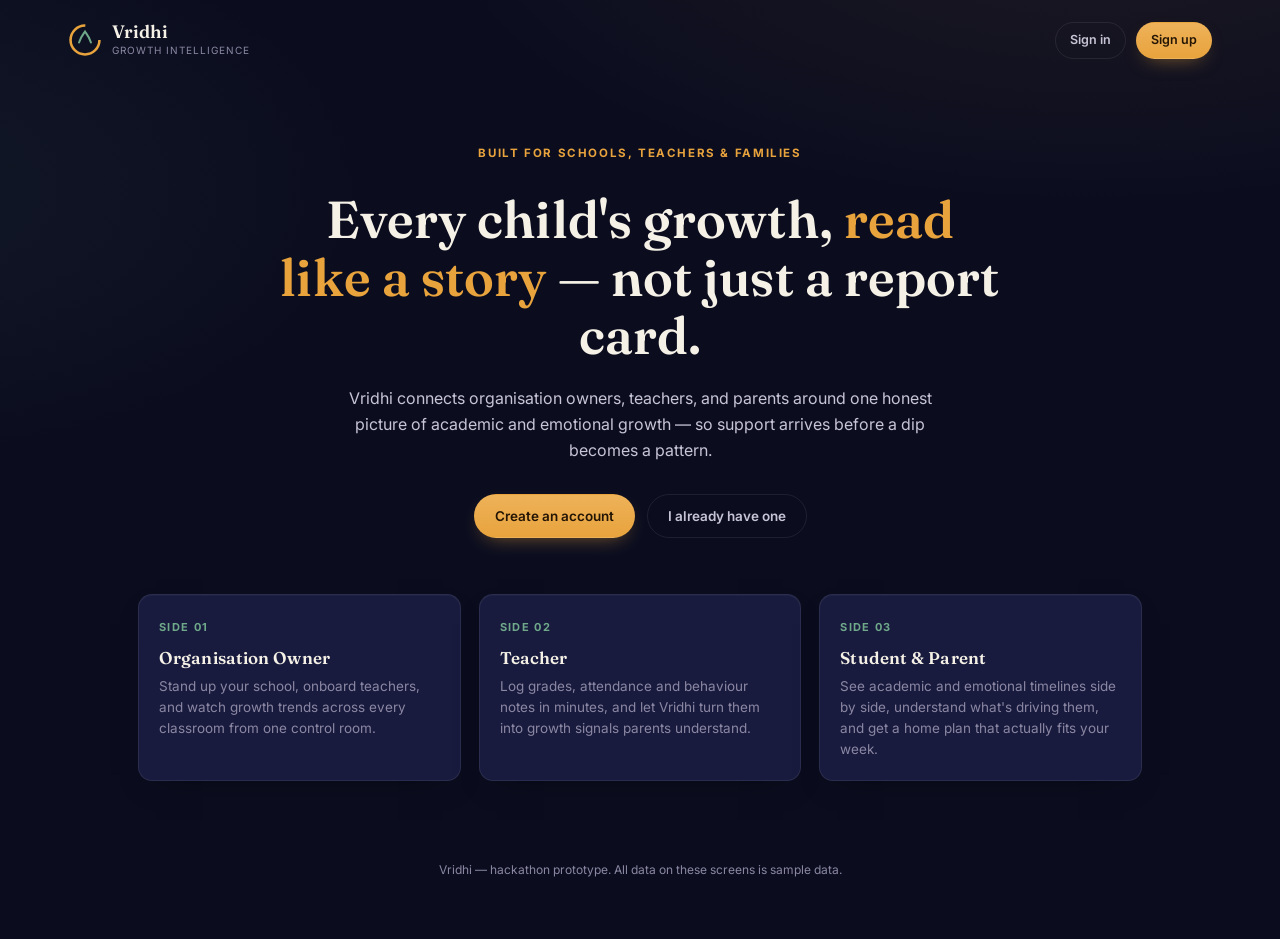
<file: index.html>
<!doctype html>
<html lang="en">
<head>
<meta charset="UTF-8">
<meta name="viewport" content="width=device-width, initial-scale=1.0">
<title>Vridhi — Growth Intelligence for Schools</title>
<link rel="stylesheet" href="css/style.css">
</head>
<body>

<nav class="landing-nav">
  <div class="brand">
    <svg class="brand-mark" viewBox="0 0 40 40" fill="none">
      <circle cx="20" cy="20" r="17" stroke="#E8A33D" stroke-width="3" stroke-dasharray="80 26.9"/>
      <path d="M13 23c2-7 5-10 7-13 2 3 5 6 7 13" stroke="#6FA98A" stroke-width="2.4" stroke-linecap="round" fill="none"/>
    </svg>
    <div>
      <div class="brand-word">Vridhi</div>
      <div class="brand-sub">Growth Intelligence</div>
    </div>
  </div>
  <div class="actions">
    <a class="btn btn-ghost btn-sm" href="signin.html">Sign in</a>
    <a class="btn btn-primary btn-sm" href="signup.html">Sign up</a>
  </div>
</nav>

<header class="hero">
  <div class="eyebrow">Built for schools, teachers &amp; families</div>
  <h1>Every child's growth, <em>read like a story</em> — not just a report card.</h1>
  <p class="lead">Vridhi connects organisation owners, teachers, and parents around one honest picture of academic and emotional growth — so support arrives before a dip becomes a pattern.</p>
  <div class="hero-actions">
    <a class="btn btn-primary" href="signup.html">Create an account</a>
    <a class="btn btn-ghost" href="signin.html">I already have one</a>
  </div>
</header>

<section class="role-strip">
  <div class="card">
    <span class="num">Side 01</span>
    <h3 style="font-size:17px;margin:8px 0 6px">Organisation Owner</h3>
    <p style="font-size:13.5px;color:var(--ink-soft);line-height:1.55">Stand up your school, onboard teachers, and watch growth trends across every classroom from one control room.</p>
  </div>
  <div class="card">
    <span class="num">Side 02</span>
    <h3 style="font-size:17px;margin:8px 0 6px">Teacher</h3>
    <p style="font-size:13.5px;color:var(--ink-soft);line-height:1.55">Log grades, attendance and behaviour notes in minutes, and let Vridhi turn them into growth signals parents understand.</p>
  </div>
  <div class="card">
    <span class="num">Side 03</span>
    <h3 style="font-size:17px;margin:8px 0 6px">Student &amp; Parent</h3>
    <p style="font-size:13.5px;color:var(--ink-soft);line-height:1.55">See academic and emotional timelines side by side, understand what's driving them, and get a home plan that actually fits your week.</p>
  </div>
</section>

<div class="footer">Vridhi — hackathon prototype. All data on these screens is sample data.</div>

</body>
</html>
</file>
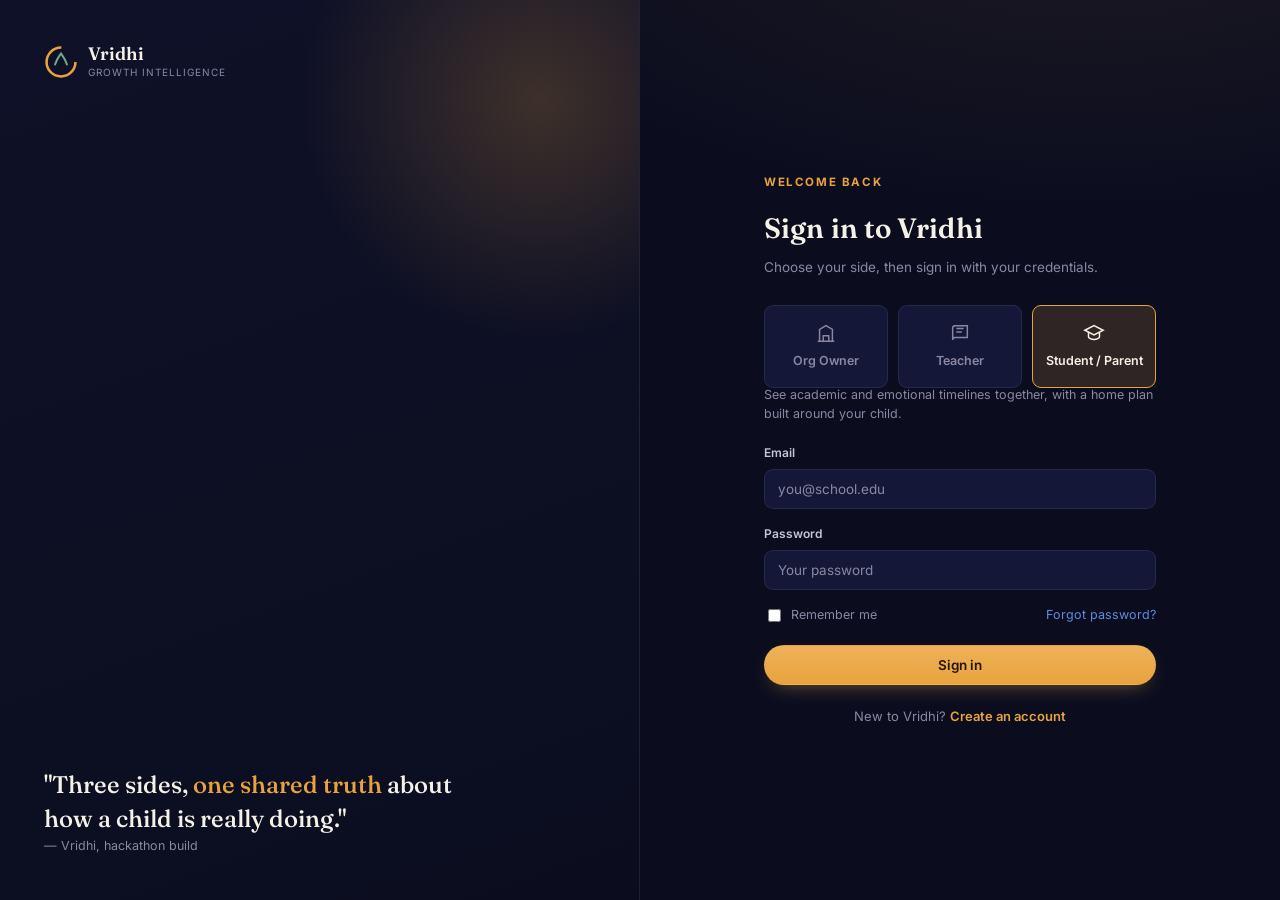
<file: signin.html>
<!doctype html>
<html lang="en">
<head>
<meta charset="UTF-8">
<meta name="viewport" content="width=device-width, initial-scale=1.0">
<title>Sign in — Vridhi</title>
<link rel="stylesheet" href="css/style.css">
</head>
<body>

<div class="auth-wrap">
  <div class="auth-visual">
    <div class="glow"></div>
    <a class="brand" href="index.html" style="position:relative">
      <svg class="brand-mark" viewBox="0 0 40 40" fill="none">
        <circle cx="20" cy="20" r="17" stroke="#E8A33D" stroke-width="3" stroke-dasharray="80 26.9"/>
        <path d="M13 23c2-7 5-10 7-13 2 3 5 6 7 13" stroke="#6FA98A" stroke-width="2.4" stroke-linecap="round" fill="none"/>
      </svg>
      <div>
        <div class="brand-word">Vridhi</div>
        <div class="brand-sub">Growth Intelligence</div>
      </div>
    </a>
    <p class="auth-quote">"Three sides, <span>one shared truth</span> about how a child is really doing."</p>
    <div style="font-size:12.5px;color:var(--ink-soft);position:relative">— Vridhi, hackathon build</div>
  </div>

  <div class="auth-panel">
    <div class="eyebrow">Welcome back</div>
    <h1>Sign in to Vridhi</h1>
    <p class="sub">Choose your side, then sign in with your credentials.</p>

    <div class="role-select" id="role-select">
      <div class="role-card" data-role="owner">
        <svg class="ric" viewBox="0 0 24 24" fill="none" stroke="currentColor" stroke-width="1.6"><path d="M3 21h18M5 21V8l7-4 7 4v13M9 21v-6h6v6M9 12h.01M15 12h.01M9 9h.01M15 9h.01"/></svg>
        <div class="rname">Org Owner</div>
      </div>
      <div class="role-card" data-role="teacher">
        <svg class="ric" viewBox="0 0 24 24" fill="none" stroke="currentColor" stroke-width="1.6"><path d="M4 19.5A2.5 2.5 0 0 1 6.5 17H20V4H6.5A2.5 2.5 0 0 0 4 6.5v13Z"/><path d="M8 7h8M8 11h6"/></svg>
        <div class="rname">Teacher</div>
      </div>
      <div class="role-card" data-role="student">
        <svg class="ric" viewBox="0 0 24 24" fill="none" stroke="currentColor" stroke-width="1.6"><path d="m2 9 10-5 10 5-10 5-10-5Z"/><path d="M6 11v5c0 1.5 3 3 6 3s6-1.5 6-3v-5"/></svg>
        <div class="rname">Student / Parent</div>
      </div>
    </div>
    <p id="role-hint" style="font-size:12.5px;color:var(--ink-soft);margin:-14px 0 20px"></p>

    <form id="signin-form">
      <div class="field">
        <label for="email">Email</label>
        <input id="email" type="email" placeholder="you@school.edu" required>
      </div>
      <div class="field">
        <label for="password">Password</label>
        <input id="password" type="password" placeholder="Your password" required>
      </div>

      <div class="form-foot">
        <label style="display:flex;align-items:center;gap:7px"><input type="checkbox" style="width:auto"> Remember me</label>
        <a href="#">Forgot password?</a>
      </div>

      <button class="btn btn-primary btn-block" id="auth-submit" type="submit">Sign in</button>
    </form>

    <div class="auth-switch">New to Vridhi? <a href="signup.html">Create an account</a></div>
  </div>
</div>

<script src="js/app.js"></script>
<script>
  const getRole = initRoleSelect('student');
  handleAuthSubmit('signin-form', getRole);
</script>
</body>
</html>
</file>
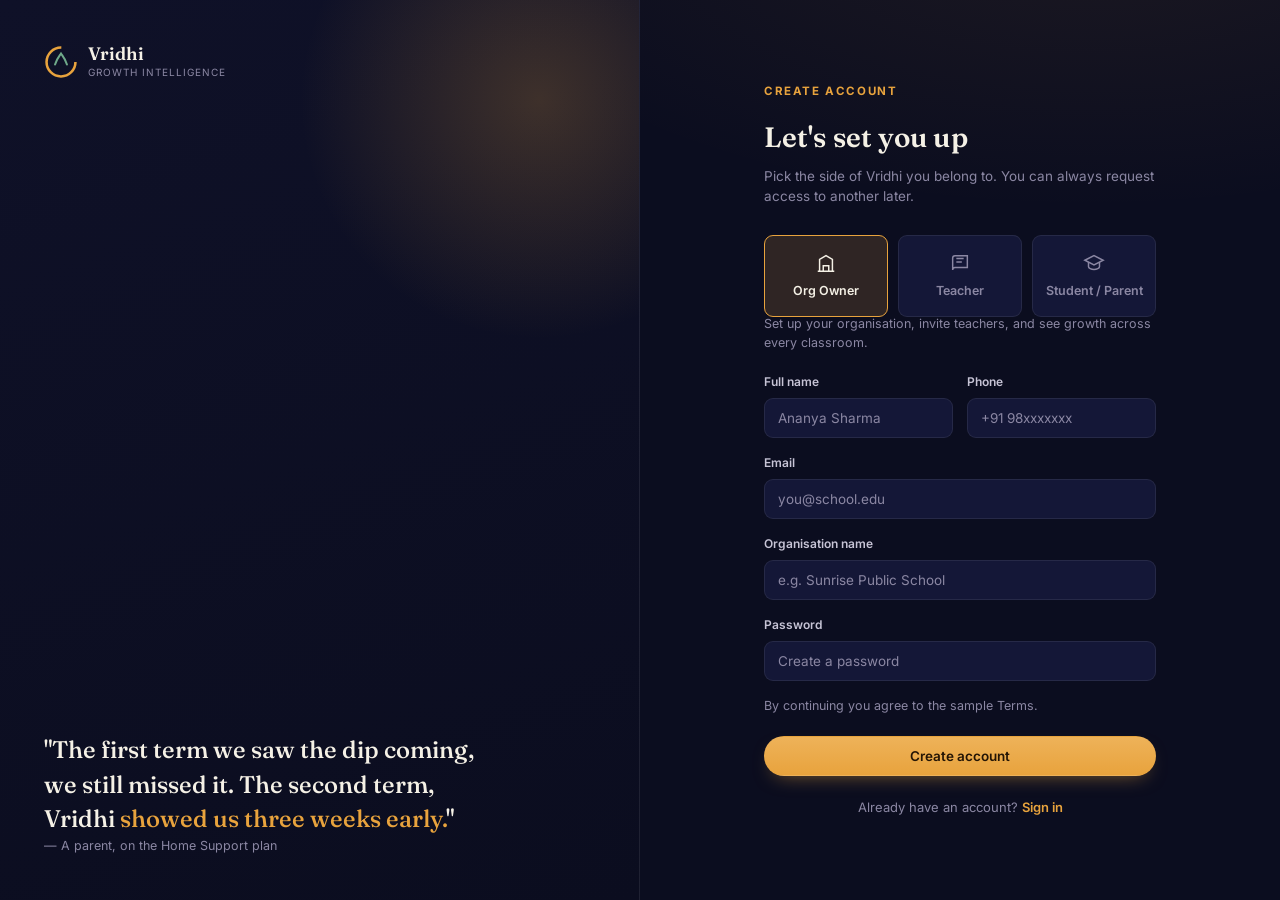
<file: signup.html>
<!doctype html>
<html lang="en">
<head>
<meta charset="UTF-8">
<meta name="viewport" content="width=device-width, initial-scale=1.0">
<title>Sign up — Vridhi</title>
<link rel="stylesheet" href="css/style.css">
</head>
<body>

<div class="auth-wrap">
  <div class="auth-visual">
    <div class="glow"></div>
    <a class="brand" href="index.html" style="position:relative">
      <svg class="brand-mark" viewBox="0 0 40 40" fill="none">
        <circle cx="20" cy="20" r="17" stroke="#E8A33D" stroke-width="3" stroke-dasharray="80 26.9"/>
        <path d="M13 23c2-7 5-10 7-13 2 3 5 6 7 13" stroke="#6FA98A" stroke-width="2.4" stroke-linecap="round" fill="none"/>
      </svg>
      <div>
        <div class="brand-word">Vridhi</div>
        <div class="brand-sub">Growth Intelligence</div>
      </div>
    </a>
    <p class="auth-quote">"The first term we saw the dip coming, we still missed it. The second term, Vridhi <span>showed us three weeks early.</span>"</p>
    <div style="font-size:12.5px;color:var(--ink-soft);position:relative">— A parent, on the Home Support plan</div>
  </div>

  <div class="auth-panel">
    <div class="eyebrow">Create account</div>
    <h1>Let's set you up</h1>
    <p class="sub">Pick the side of Vridhi you belong to. You can always request access to another later.</p>

    <div class="role-select" id="role-select">
      <div class="role-card" data-role="owner">
        <svg class="ric" viewBox="0 0 24 24" fill="none" stroke="currentColor" stroke-width="1.6"><path d="M3 21h18M5 21V8l7-4 7 4v13M9 21v-6h6v6M9 12h.01M15 12h.01M9 9h.01M15 9h.01"/></svg>
        <div class="rname">Org Owner</div>
      </div>
      <div class="role-card" data-role="teacher">
        <svg class="ric" viewBox="0 0 24 24" fill="none" stroke="currentColor" stroke-width="1.6"><path d="M4 19.5A2.5 2.5 0 0 1 6.5 17H20V4H6.5A2.5 2.5 0 0 0 4 6.5v13Z"/><path d="M8 7h8M8 11h6"/></svg>
        <div class="rname">Teacher</div>
      </div>
      <div class="role-card" data-role="student">
        <svg class="ric" viewBox="0 0 24 24" fill="none" stroke="currentColor" stroke-width="1.6"><path d="m2 9 10-5 10 5-10 5-10-5Z"/><path d="M6 11v5c0 1.5 3 3 6 3s6-1.5 6-3v-5"/></svg>
        <div class="rname">Student / Parent</div>
      </div>
    </div>
    <p id="role-hint" style="font-size:12.5px;color:var(--ink-soft);margin:-14px 0 20px"></p>

    <form id="signup-form">
      <div class="field-row">
        <div class="field">
          <label for="fname">Full name</label>
          <input id="fname" type="text" placeholder="Ananya Sharma" required>
        </div>
        <div class="field">
          <label for="phone">Phone</label>
          <input id="phone" type="tel" placeholder="+91 98xxxxxxx" required>
        </div>
      </div>

      <div class="field">
        <label for="email">Email</label>
        <input id="email" type="email" placeholder="you@school.edu" required>
      </div>

      <div class="field" id="org-field">
        <label for="org">Organisation name</label>
        <input id="org" type="text" placeholder="e.g. Sunrise Public School">
      </div>

      <div class="field" id="child-field" style="display:none">
        <label for="childname">Student's name</label>
        <input id="childname" type="text" placeholder="e.g. Kabir Mehta">
      </div>

      <div class="field">
        <label for="password">Password</label>
        <input id="password" type="password" placeholder="Create a password" required>
      </div>

      <div class="form-foot">
        <span>By continuing you agree to the sample Terms.</span>
      </div>

      <button class="btn btn-primary btn-block" id="auth-submit" type="submit">Create account</button>
    </form>

    <div class="auth-switch">Already have an account? <a href="signin.html">Sign in</a></div>
  </div>
</div>

<script src="js/app.js"></script>
<script>
  const getRole = initRoleSelect('owner');
  handleAuthSubmit('signup-form', getRole);

  // swap contextual field based on role
  const orgField = document.getElementById('org-field');
  const childField = document.getElementById('child-field');
  document.querySelectorAll('.role-card').forEach(c=>{
    c.addEventListener('click', ()=>{
      const r = c.dataset.role;
      orgField.style.display = r === 'owner' ? 'block' : 'none';
      childField.style.display = r === 'student' ? 'block' : 'none';
      document.getElementById('org').required = r === 'owner';
    });
  });
  orgField.style.display = 'block';
</script>
</body>
</html>
</file>
<file: css/style.css>
/* ==========================================================================
   Vridhi — Growth Intelligence for Schools
   Shared stylesheet
   ========================================================================== */

@import url('https://fonts.googleapis.com/css2?family=Fraunces:opsz,wght@9..144,400;9..144,500;9..144,600;9..144,700&family=Inter:wght@400;500;600;700;800&display=swap');

:root{
  /* base surfaces */
  --navy-900:#0B0D1F;
  --navy-850:#0F1128;
  --navy-800:#141737;
  --navy-750:#181B3E;
  --navy-700:#1D2145;
  --line:rgba(255,255,255,.08);
  --line-soft:rgba(255,255,255,.05);

  /* text */
  --cream:#F5F1E6;
  --cream-dim:#C7C4D6;
  --ink-soft:#8B87A3;

  /* accents */
  --gold:#E8A33D;
  --gold-soft:rgba(232,163,61,.16);
  --sage:#6FA98A;
  --sage-soft:rgba(111,169,138,.16);
  --sky:#5C8DE0;
  --sky-soft:rgba(92,141,224,.16);
  --coral:#E8604A;
  --coral-soft:rgba(232,96,74,.16);

  --font-display:'Fraunces', Georgia, serif;
  --font-body:'Inter', -apple-system, BlinkMacSystemFont, sans-serif;

  --radius:14px;
  --radius-sm:9px;
  --shadow-card:0 1px 0 rgba(255,255,255,.03) inset, 0 12px 30px -18px rgba(0,0,0,.6);
}

*,*::before,*::after{ box-sizing:border-box; }

html{ scroll-behavior:smooth; }

body{
  margin:0;
  background:
    radial-gradient(1100px 500px at 85% -10%, rgba(232,163,61,.08), transparent 60%),
    radial-gradient(900px 500px at -10% 20%, rgba(111,169,138,.07), transparent 55%),
    var(--navy-900);
  color:var(--cream-dim);
  font-family:var(--font-body);
  font-size:14.5px;
  line-height:1.5;
  -webkit-font-smoothing:antialiased;
}

h1,h2,h3{
  font-family:var(--font-display);
  color:var(--cream);
  font-weight:600;
  margin:0;
  letter-spacing:.1px;
}

p{ margin:0; }
a{ color:inherit; text-decoration:none; }
ul{ margin:0; padding:0; }
table{ border-collapse:collapse; width:100%; }

@media (prefers-reduced-motion: reduce){
  *{ animation-duration:.001ms !important; transition-duration:.001ms !important; }
}

:focus-visible{ outline:2px solid var(--gold); outline-offset:2px; border-radius:4px; }

/* ---------- buttons ---------- */
.btn{
  display:inline-flex; align-items:center; justify-content:center; gap:8px;
  padding:11px 20px; border-radius:999px; font-size:13.5px; font-weight:600;
  border:1px solid transparent; cursor:pointer; transition:transform .15s ease, background .2s ease, border-color .2s ease;
  font-family:var(--font-body); white-space:nowrap;
}
.btn:active{ transform:translateY(1px); }
.btn-primary{ background:linear-gradient(180deg,#EEB259,var(--gold)); color:#241505; box-shadow:0 8px 20px -10px rgba(232,163,61,.6); }
.btn-primary:hover{ filter:brightness(1.06); }
.btn-ghost{ background:transparent; border-color:var(--line); color:var(--cream-dim); }
.btn-ghost:hover{ border-color:rgba(255,255,255,.22); color:var(--cream); }
.btn-sm{ padding:8px 14px; font-size:12.5px; }
.btn-block{ width:100%; }

/* ---------- shared bits ---------- */
.eyebrow{
  display:inline-block; font-size:11.5px; letter-spacing:.14em; text-transform:uppercase;
  color:var(--gold); font-weight:700; margin-bottom:10px;
}
.badge{
  display:inline-flex; align-items:center; gap:6px; padding:4px 10px; border-radius:999px;
  font-size:11.5px; font-weight:600; background:var(--navy-700); color:var(--cream-dim); border:1px solid var(--line);
}
.badge.good{ background:var(--sage-soft); color:#9FD4B7; border-color:rgba(111,169,138,.35); }
.badge.warn{ background:var(--gold-soft); color:#F0C177; border-color:rgba(232,163,61,.35); }
.badge.risk{ background:var(--coral-soft); color:#F29A8A; border-color:rgba(232,96,74,.35); }

.card{
  background:var(--navy-750); border:1px solid var(--line); border-radius:var(--radius);
  padding:20px; box-shadow:var(--shadow-card);
}
.card-flat{
  background:var(--navy-800); border:1px solid var(--line); border-radius:var(--radius); padding:6px;
}
.card-label{ font-size:11.5px; text-transform:uppercase; letter-spacing:.08em; color:var(--ink-soft); font-weight:600; }

.grid{ display:grid; gap:16px; }
.g-2{ grid-template-columns:repeat(2,1fr); }
.g-3{ grid-template-columns:repeat(3,1fr); }
.g-4{ grid-template-columns:repeat(4,1fr); }

.delta{ font-size:12px; font-weight:600; margin-top:6px; }
.delta.up{ color:#8FCBA6; }
.delta.down{ color:#EF9584; }
.delta.flat{ color:var(--ink-soft); }

/* ---------- brand ---------- */
.brand{ display:flex; align-items:center; gap:10px; text-decoration:none; }
.brand-mark{ width:34px; height:34px; flex-shrink:0; }
.brand-word{ font-family:var(--font-display); font-size:18px; color:var(--cream); font-weight:600; line-height:1.1; }
.brand-sub{ font-size:10px; letter-spacing:.1em; text-transform:uppercase; color:var(--ink-soft); margin-top:1px; }

/* ==========================================================================
   Landing page
   ========================================================================== */
.landing-nav{
  display:flex; align-items:center; justify-content:space-between;
  padding:22px 48px; max-width:1240px; margin:0 auto;
}
.landing-nav .actions{ display:flex; gap:10px; }

.hero{
  max-width:820px; margin:60px auto 30px; padding:0 48px; text-align:center;
}
.hero h1{
  font-size:clamp(32px,5vw,52px); line-height:1.12; margin:18px 0 20px; font-weight:600;
}
.hero h1 em{ color:var(--gold); font-style:normal; }
.hero .lead{ font-size:16px; color:var(--cream-dim); max-width:600px; margin:0 auto; line-height:1.65; }
.hero-actions{ display:flex; gap:12px; justify-content:center; margin-top:30px; }

.role-strip{
  max-width:1100px; margin:56px auto 40px; padding:0 48px;
  display:grid; grid-template-columns:repeat(3,1fr); gap:18px;
}
.role-strip .card .num{
  font-size:11px; letter-spacing:.12em; text-transform:uppercase; color:var(--sage); font-weight:700;
}

.footer{
  text-align:center; padding:40px 20px 60px; font-size:12px; color:var(--ink-soft);
}

/* ==========================================================================
   Auth pages
   ========================================================================== */
.auth-wrap{
  min-height:100vh; display:grid; grid-template-columns:1fr 1fr;
}
.auth-visual{
  position:relative; overflow:hidden; display:flex; flex-direction:column; justify-content:space-between;
  padding:44px; background:linear-gradient(160deg,var(--navy-850),var(--navy-900));
  border-right:1px solid var(--line);
}
.auth-visual .glow{
  position:absolute; width:520px; height:520px; border-radius:50%;
  background:radial-gradient(circle,rgba(232,163,61,.22),transparent 65%);
  top:-160px; right:-160px; pointer-events:none;
}
.auth-quote{
  position:relative; font-family:var(--font-display); font-size:24px; line-height:1.45; color:var(--cream);
  max-width:440px; margin-top:auto; font-weight:500;
}
.auth-quote span{ color:var(--gold); }

.auth-panel{
  padding:64px 64px; display:flex; flex-direction:column; justify-content:center; max-width:520px; margin:0 auto; width:100%;
}
.auth-panel h1{ font-size:28px; margin:6px 0 8px; }
.auth-panel .sub{ color:var(--ink-soft); font-size:13.5px; margin-bottom:28px; }

.role-select{ display:grid; grid-template-columns:repeat(3,1fr); gap:10px; margin-bottom:12px; }
.role-card{
  border:1px solid var(--line); border-radius:var(--radius-sm); padding:16px 10px; text-align:center;
  cursor:pointer; color:var(--ink-soft); transition:border-color .2s ease, background .2s ease, color .2s ease;
  background:var(--navy-800);
}
.role-card:hover{ border-color:rgba(255,255,255,.2); color:var(--cream-dim); }
.role-card.selected{ border-color:var(--gold); background:var(--gold-soft); color:var(--cream); }
.role-card .ric{ width:22px; height:22px; margin:0 auto 8px; display:block; }
.role-card .rname{ font-size:12.5px; font-weight:600; }

.field-row{ display:grid; grid-template-columns:1fr 1fr; gap:14px; }
.field{ margin-bottom:16px; }
.field label{ display:block; font-size:12px; font-weight:600; color:var(--cream-dim); margin-bottom:7px; }
.field input, .field select{
  width:100%; padding:11px 13px; border-radius:9px; border:1px solid var(--line);
  background:var(--navy-800); color:var(--cream); font-size:13.5px; font-family:var(--font-body);
}
.field input::placeholder{ color:var(--ink-soft); }
.field input:focus, .field select:focus{ outline:none; border-color:var(--gold); }

.form-foot{
  display:flex; align-items:center; justify-content:space-between; font-size:12.5px; color:var(--ink-soft);
  margin:4px 0 20px;
}
.form-foot a{ color:var(--sky); }

.auth-switch{ text-align:center; margin-top:22px; font-size:13px; color:var(--ink-soft); }
.auth-switch a{ color:var(--gold); font-weight:600; }

@media (max-width:900px){
  .auth-wrap{ grid-template-columns:1fr; }
  .auth-visual{ display:none; }
  .auth-panel{ padding:40px 24px; }
}

/* ==========================================================================
   App shell (dashboards)
   ========================================================================== */
.app-shell{ display:grid; grid-template-columns:252px 1fr; min-height:100vh; }

.sidebar{
  background:var(--navy-850); border-right:1px solid var(--line);
  padding:24px 18px; display:flex; flex-direction:column; position:sticky; top:0; height:100vh;
}
.sidebar .brand{ padding:0 6px 20px; }

.role-pill{
  display:flex; align-items:center; gap:8px; font-size:12px; font-weight:600; color:var(--cream-dim);
  background:var(--navy-800); border:1px solid var(--line); border-radius:999px; padding:8px 12px; margin-bottom:24px;
}
.role-pill .dot{ width:7px; height:7px; border-radius:50%; flex-shrink:0; }

.nav-group{ display:flex; flex-direction:column; gap:2px; }
.nav-label{
  font-size:10.5px; text-transform:uppercase; letter-spacing:.1em; color:var(--ink-soft);
  font-weight:700; padding:10px 10px 8px;
}
.nav-link{
  display:flex; align-items:center; gap:10px; padding:10px 10px; border-radius:9px;
  font-size:13.5px; font-weight:500; color:var(--ink-soft); transition:background .18s ease, color .18s ease;
}
.nav-link .ic{ width:17px; height:17px; flex-shrink:0; }
.nav-link:hover{ background:var(--navy-800); color:var(--cream-dim); }
.nav-link.active{ background:var(--gold-soft); color:var(--gold); font-weight:600; }

.sidebar-foot{ margin-top:auto; padding-top:16px; border-top:1px solid var(--line); }
.switch-role{
  display:flex; align-items:center; gap:8px; font-size:12.5px; color:var(--ink-soft); padding:8px 10px;
}
.switch-role:hover{ color:var(--cream-dim); }

.main{ min-width:0; }

.topbar{
  display:flex; align-items:center; justify-content:space-between; padding:22px 34px;
  border-bottom:1px solid var(--line); position:sticky; top:0; background:rgba(11,13,31,.85); backdrop-filter:blur(8px); z-index:5;
}
.topbar h1{ font-size:20px; }
.topbar .meta{ font-size:12.5px; color:var(--ink-soft); margin-top:4px; }
.topbar-right{ display:flex; align-items:center; gap:14px; }
.avatar{
  width:36px; height:36px; border-radius:50%; background:linear-gradient(160deg,var(--sky),#3f66b8);
  display:flex; align-items:center; justify-content:center; font-size:12.5px; font-weight:700; color:#fff;
}

.content{ padding:30px 34px 60px; max-width:1240px; }
.section{ margin-bottom:34px; }
.section-head{
  display:flex; align-items:flex-end; justify-content:space-between; gap:16px; margin-bottom:16px; flex-wrap:wrap;
}
.section-head h2{ font-size:19px; }
.section-desc{ font-size:12.5px; color:var(--ink-soft); }

/* stat cards */
.stat-card{ display:flex; align-items:center; gap:14px; }
.stat-card .txt{ flex:1; }

/* ring */
.ring-wrap{ position:relative; width:64px; height:64px; flex-shrink:0; }
.ring-wrap svg{ transform:rotate(-90deg); }
.ring-track{ fill:none; stroke:var(--navy-700); stroke-width:9; }
.ring-fill{ fill:none; stroke:var(--gold); stroke-width:9; stroke-linecap:round; stroke-dasharray:264; stroke-dashoffset:264; transition:stroke-dashoffset 1s ease; }
.ring-value{
  position:absolute; inset:0; display:flex; flex-direction:column; align-items:center; justify-content:center;
}
.ring-value .num{ font-family:var(--font-display); font-weight:600; color:var(--cream); font-size:17px; }
.ring-value .lbl{ font-size:9px; color:var(--ink-soft); text-transform:uppercase; letter-spacing:.06em; }

/* tables */
.data thead th{
  text-align:left; font-size:11px; text-transform:uppercase; letter-spacing:.06em; color:var(--ink-soft);
  padding:12px 16px; border-bottom:1px solid var(--line); font-weight:600;
}
.data tbody td{
  padding:13px 16px; font-size:13px; color:var(--cream-dim); border-bottom:1px solid var(--line-soft);
}
.data tbody tr:last-child td{ border-bottom:none; }
.data tbody tr:hover{ background:var(--navy-750); }

/* charts */
.chart-box{ position:relative; width:100%; }
.chart-legend{ display:flex; gap:18px; margin-top:14px; flex-wrap:wrap; }
.chart-legend .item{ display:flex; align-items:center; gap:7px; font-size:12px; color:var(--ink-soft); }
.chart-legend .sw{ width:9px; height:9px; border-radius:3px; display:inline-block; }

.tabbar{ display:flex; gap:6px; flex-wrap:wrap; }
.tabbar a{
  padding:7px 13px; border-radius:999px; font-size:12px; font-weight:600; color:var(--ink-soft);
  border:1px solid var(--line);
}
.tabbar a.active{ background:var(--gold-soft); border-color:rgba(232,163,61,.35); color:var(--gold); }
.tabbar a:hover:not(.active){ color:var(--cream-dim); border-color:rgba(255,255,255,.2); }

/* timeline */
.timeline{ position:relative; padding-top:6px; }
.timeline .rail{ position:absolute; top:22px; left:5%; right:5%; height:2px; background:var(--line); }
.timeline-row{ display:flex; justify-content:space-between; position:relative; gap:8px; }
.t-point{ flex:1; text-align:center; position:relative; }
.t-dot{ width:12px; height:12px; border-radius:50%; margin:9px auto 10px; background:var(--navy-700); border:2px solid var(--line); position:relative; z-index:1; }
.t-dot.pos{ background:var(--sage); border-color:var(--sage); }
.t-dot.neg{ background:var(--coral); border-color:var(--coral); }
.t-dot.neutral{ background:var(--navy-700); border-color:var(--ink-soft); }
.t-label{ font-size:12.5px; font-weight:600; color:var(--cream-dim); }
.t-sub{ font-size:11.5px; color:var(--ink-soft); margin-top:2px; }

/* insight cards */
.insight-card{ display:flex; gap:14px; align-items:flex-start; }
.insight-ic{
  width:36px; height:36px; border-radius:10px; display:flex; align-items:center; justify-content:center;
  font-size:16px; flex-shrink:0;
}
.insight-card h3{ font-size:14.5px; margin-bottom:4px; }
.insight-card p{ font-size:12.5px; color:var(--ink-soft); line-height:1.55; }

/* heatmap */
.heatmap{ display:grid; grid-template-columns:repeat(7,1fr); gap:5px; }
.heatmap .cell{ aspect-ratio:1; border-radius:5px; }
.heat-scale{ display:flex; align-items:center; gap:6px; font-size:11px; color:var(--ink-soft); margin-top:14px; }
.heat-scale .box{ width:11px; height:11px; border-radius:3px; display:inline-block; margin-right:4px; }

/* week grid / home support */
.week-grid{ display:grid; grid-template-columns:repeat(7,1fr); gap:10px; }
.day-col{
  background:var(--navy-800); border:1px solid var(--line); border-radius:var(--radius-sm); padding:12px 10px; min-height:120px;
}
.day-name{ font-size:11px; font-weight:700; text-transform:uppercase; letter-spacing:.06em; color:var(--gold); margin-bottom:8px; }
.day-item{
  font-size:11.5px; color:var(--cream-dim); background:var(--navy-750); border-radius:7px; padding:7px 8px; margin-bottom:6px; line-height:1.4;
}

/* alerts */
.alert-row{
  display:flex; gap:12px; align-items:flex-start; padding:13px 16px; border-radius:var(--radius-sm);
  background:var(--navy-800); border:1px solid var(--line);
}
.alert-dot{ width:9px; height:9px; border-radius:50%; margin-top:4px; flex-shrink:0; }
.alert-row.low .alert-dot{ background:var(--sky); }
.alert-row.medium .alert-dot{ background:var(--gold); }
.alert-row.high .alert-dot{ background:var(--coral); }
.alert-row strong{ color:var(--cream); }

/* chat / mentor tips */
.chat-card{ display:flex; gap:10px; align-items:flex-start; }
.chat-avatar{
  width:30px; height:30px; border-radius:50%; background:var(--sage-soft); display:flex; align-items:center;
  justify-content:center; font-size:14px; flex-shrink:0;
}
.chat-bubble{
  background:var(--navy-800); border:1px solid var(--line); border-radius:12px 12px 12px 3px; padding:11px 14px;
  font-size:12.5px; line-height:1.55; color:var(--cream-dim);
}

@media (max-width:980px){
  .app-shell{ grid-template-columns:1fr; }
  .sidebar{ position:relative; height:auto; }
  .g-4{ grid-template-columns:repeat(2,1fr); }
  .g-3{ grid-template-columns:repeat(2,1fr); }
  .role-strip{ grid-template-columns:1fr; }
  .week-grid{ grid-template-columns:repeat(2,1fr); }
}
</file>
